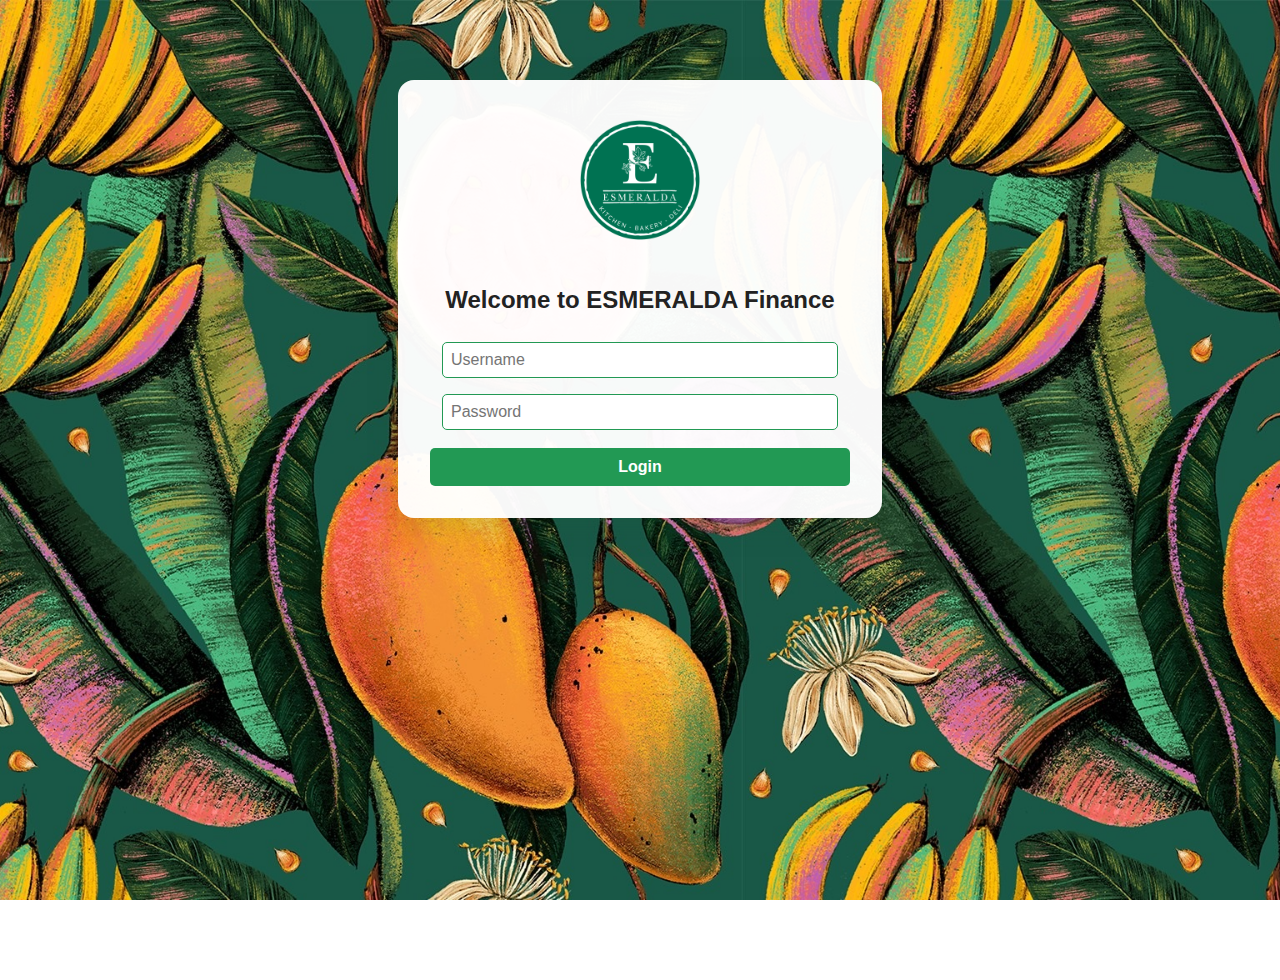
<file: index.html>
<!DOCTYPE html>
<html lang="en">
<head>
     <meta charset="UTF-8">
    <meta name="viewport" content="width=device-width, initial-scale=1.0">
    <title>ESMERALDA FINANCE Login</title>
    <link rel="stylesheet" href="styles/main.css">
    <style>
    body {
        min-height: 100vh;
        margin: 0;
        font-family: 'Segoe UI', Arial, sans-serif;
        background: url('images/login-bg.jpg') no-repeat center center fixed;
        background-size: cover;
        color: #222;
    }
    .login-container {
        background: rgba(255,255,255,0.97);
        max-width: 420px;
        margin: 80px auto 0 auto;
        border-radius: 16px;
        box-shadow: 0 8px 32px rgba(20,90,50,0.18);
        padding: 2.5rem 2rem 2rem 2rem;
        text-align: center;
        position: relative;
        overflow: hidden;
    }
    </style>
</head>
<body>
    <div id="login" class="login-container">
        <img src="images/logo.png" alt="Esmeralda Logo" style="width:120px;height:120px;margin-bottom:22px;">
        <h2>Welcome to ESMERALDA Finance</h2>
        <form id="loginForm">
            <input type="text" id="username" placeholder="Username" required style="width:90%;padding:8px;margin:8px 0;"><br>
            <input type="password" id="password" placeholder="Password" required style="width:90%;padding:8px;margin:8px 0;"><br>
            <button type="submit" style="width:100%;padding:10px;background:#229954;color:#fff;border:none;border-radius:5px;">Login</button>
        </form>
        <p id="loginError" style="color:#ffdddd;display:none;">Invalid username or password.</p>
    </div>
    <script>
        const USERS = [
            { username: "admin", password: "admin123" },
            { username: "manager", password: "manager123" }
        ];
        document.getElementById('loginForm').onsubmit = function(e) {
    e.preventDefault();
    const u = document.getElementById('username').value;
    const p = document.getElementById('password').value;
    const found = USERS.find(user => user.username === u && user.password === p);
    if (found) {
        window.location.href = "access.html"; // <-- Go to access.html after login
    } else {
        document.getElementById('loginError').style.display = 'block';
    }
};

    function logout() {
        document.getElementById('dashboard').style.display = 'none';
        document.getElementById('login').style.display = 'block';
        document.getElementById('loginForm').reset();
        document.getElementById('loginError').style.display = 'none';
        document.getElementById('branchSummary').innerHTML = '';
    }

    function showBranchIcons() {
        const iconsDiv = document.getElementById('branchIcons');
        iconsDiv.innerHTML = '';
        data.branches.forEach((branch, idx) => {
            const icon = document.createElement('div');
            icon.className = 'branch-icon';
            icon.title = branch.name;
            icon.innerHTML = `<span>${getInitials(branch.name)}</span><div style="font-size:0.9rem;margin-top:8px;">${branch.name}</div>`;
            icon.onclick = () => showBranchSummary(idx);
            iconsDiv.appendChild(icon);
        });
        document.getElementById('branchSummary').innerHTML = '<div style="text-align:center;color:#229954;font-size:1.2rem;">Click a branch icon to view its report.</div>';
    }

    function getInitials(name) {
        return name.split(' ').map(w => w[0]).join('').toUpperCase();
    }

    function showBranchSummary(idx) {
        const branch = data.branches[idx];
        const totalSales = branch.sales.reduce((sum, item) => sum + Number(item.amount), 0);
        const totalExpenses = branch.expenses.reduce((sum, item) => sum + Number(item.amount), 0);
        const netProfit = totalSales - totalExpenses;
        document.getElementById('branchSummary').innerHTML = `
            <div class="branch-report">
                <h2>${branch.name}</h2>
                <table class="report-table">
                    <tr><th colspan="2">Sales</th></tr>
                    ${branch.sales.map(item => `<tr><td>${item.description}</td><td>₱${item.amount.toLocaleString()}</td></tr>`).join('')}
                    <tr><th>Total Sales</th><th>₱${totalSales.toLocaleString()}</th></tr>
                </table>
                <table class="report-table">
                    <tr><th colspan="2">Expenses</th></tr>
                    ${branch.expenses.map(item => `<tr><td>${item.description}</td><td>₱${item.amount.toLocaleString()}</td></tr>`).join('')}
                    <tr><th>Total Expenses</th><th>₱${totalExpenses.toLocaleString()}</th></tr>
                </table>
                <h3 style="color:#229954;">Net Profit: ₱${netProfit.toLocaleString()}</h3>
            </div>
        `;
    }
</script>
<style>
.branch-icon {
    width: 90px;
    height: 90px;
    background: linear-gradient(135deg, #229954 60%, #145a32 100%);
    border-radius: 50%;
    display: flex;
    flex-direction: column;
    align-items: center;
    justify-content: center;
    color: #fff;
    font-size: 2rem;
    font-weight: bold;
    cursor: pointer;
    box-shadow: 0 2px 12px rgba(34,153,84,0.18);
    transition: transform 0.15s;
    margin-bottom: 8px;
}
.branch-icon:hover {
    transform: scale(1.08);
    box-shadow: 0 4px 24px rgba(34,153,84,0.25);
}
</style>
</file>
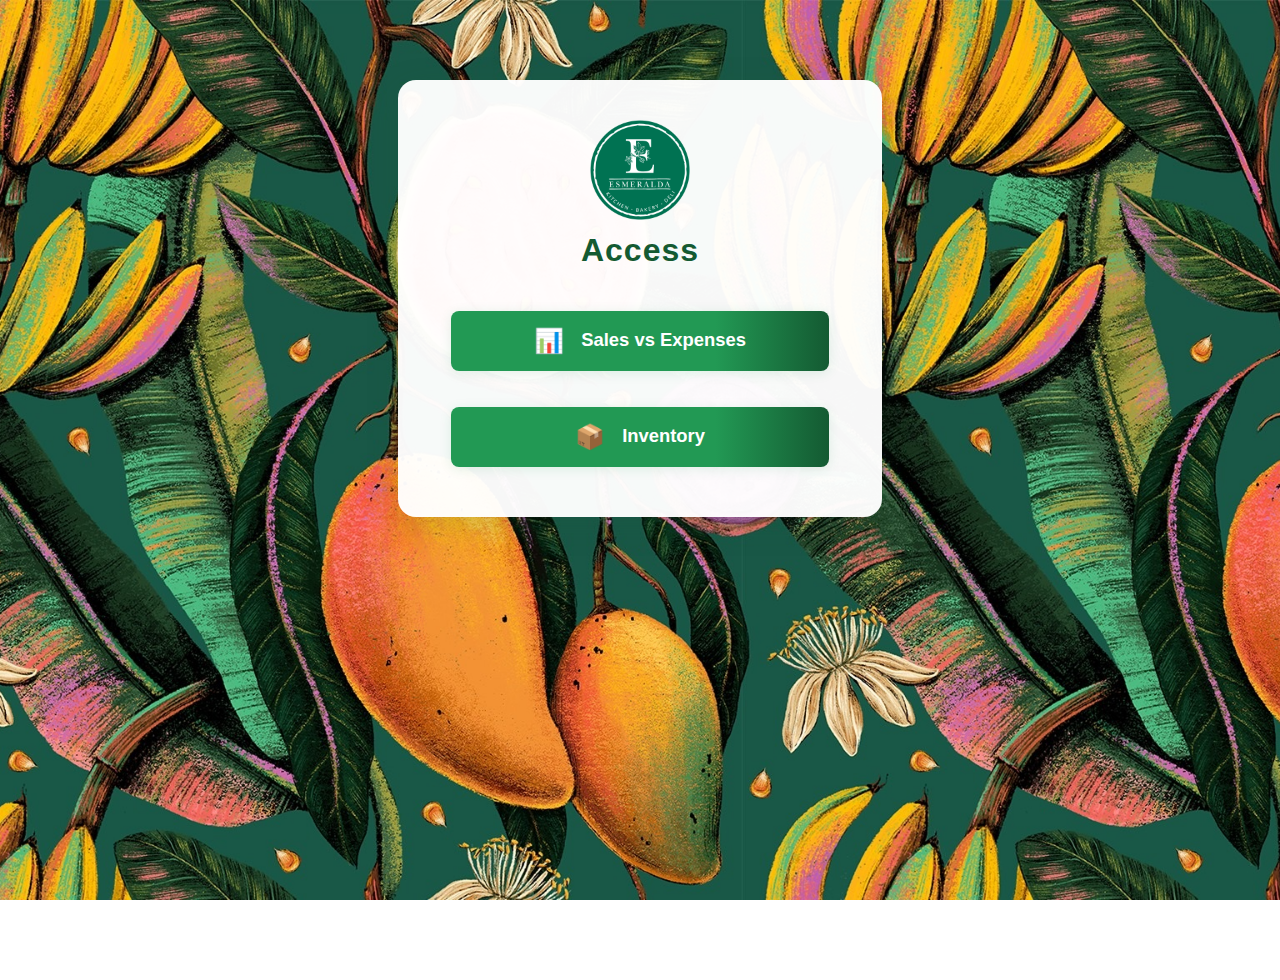
<file: access.html>
<!DOCTYPE html>
<html lang="en">
<head>
    <meta charset="UTF-8">
    <meta name="viewport" content="width=device-width, initial-scale=1.0">
    <title>ESMERALDA FINANCE Home</title>
    <link rel="stylesheet" href="styles/main.css">
    <style>
        body {
            min-height: 100vh;
            margin: 0;
            font-family: 'Segoe UI', Arial, sans-serif;
            background: url('images/login-bg.jpg') no-repeat center center fixed;
            background-size: cover;
            color: #222;
        }
        .access-container {
            background: rgba(255,255,255,0.97);
            max-width: 420px;
            margin: 80px auto 0 auto;
            border-radius: 18px;
            box-shadow: 0 8px 32px rgba(20,90,50,0.18);
            padding: 2.5rem 2rem 2rem 2rem;
            text-align: center;
            position: relative;
        }
        .access-title {
            color: #145a32;
            margin-bottom: 2rem;
            font-size: 2rem;
            font-weight: bold;
            letter-spacing: 1px;
        }
        .access-btn {
            width: 90%;
            padding: 16px;
            margin: 18px 0;
            background: linear-gradient(90deg, #229954 70%, #145a32 100%);
            color: #fff;
            border: none;
            border-radius: 8px;
            font-size: 1.15rem;
            font-weight: bold;
            box-shadow: 0 2px 12px rgba(34,153,84,0.13);
            cursor: pointer;
            transition: background 0.18s, transform 0.12s;
        }
        .access-btn:hover, .access-btn.selected {
            background: linear-gradient(90deg, #145a32 60%, #229954 100%);
            transform: scale(1.08);
        }
        .access-icon {
            font-size: 1.5rem;
            vertical-align: middle;
            margin-right: 12px;
        }
    </style>
</head>
<body>
    <div class="access-container">
        <div style="display:flex;flex-direction:column;align-items:center;justify-content:center;margin-bottom:1.5rem;">
            <img src="images/logo.png" alt="Esmeralda Logo" style="width:100px;height:100px;margin-bottom:12px;">
            <div class="access-title" style="margin-bottom:0;">Access</div>
        </div>
        <button class="access-btn" id="salesBtn">
            <span class="access-icon">📊</span> Sales vs Expenses
        </button>
        <button class="access-btn" id="inventoryBtn">
            <span class="access-icon">📦</span> Inventory
        </button>
    </div>
    <script>
        // Highlight selected button visually
        function selectBtn(btn) {
            document.querySelectorAll('.access-btn').forEach(b => b.classList.remove('selected'));
            btn.classList.add('selected');
        }
        document.getElementById('salesBtn').onclick = function() {
            selectBtn(this);
            setTimeout(() => { window.location.href = 'dashboard.html'; }, 120);
        };
        document.getElementById('inventoryBtn').onclick = function() {
            selectBtn(this);
            setTimeout(() => { window.location.href = 'inventory.html'; }, 120);
        };
    </script>
</body>
</html>
</file>
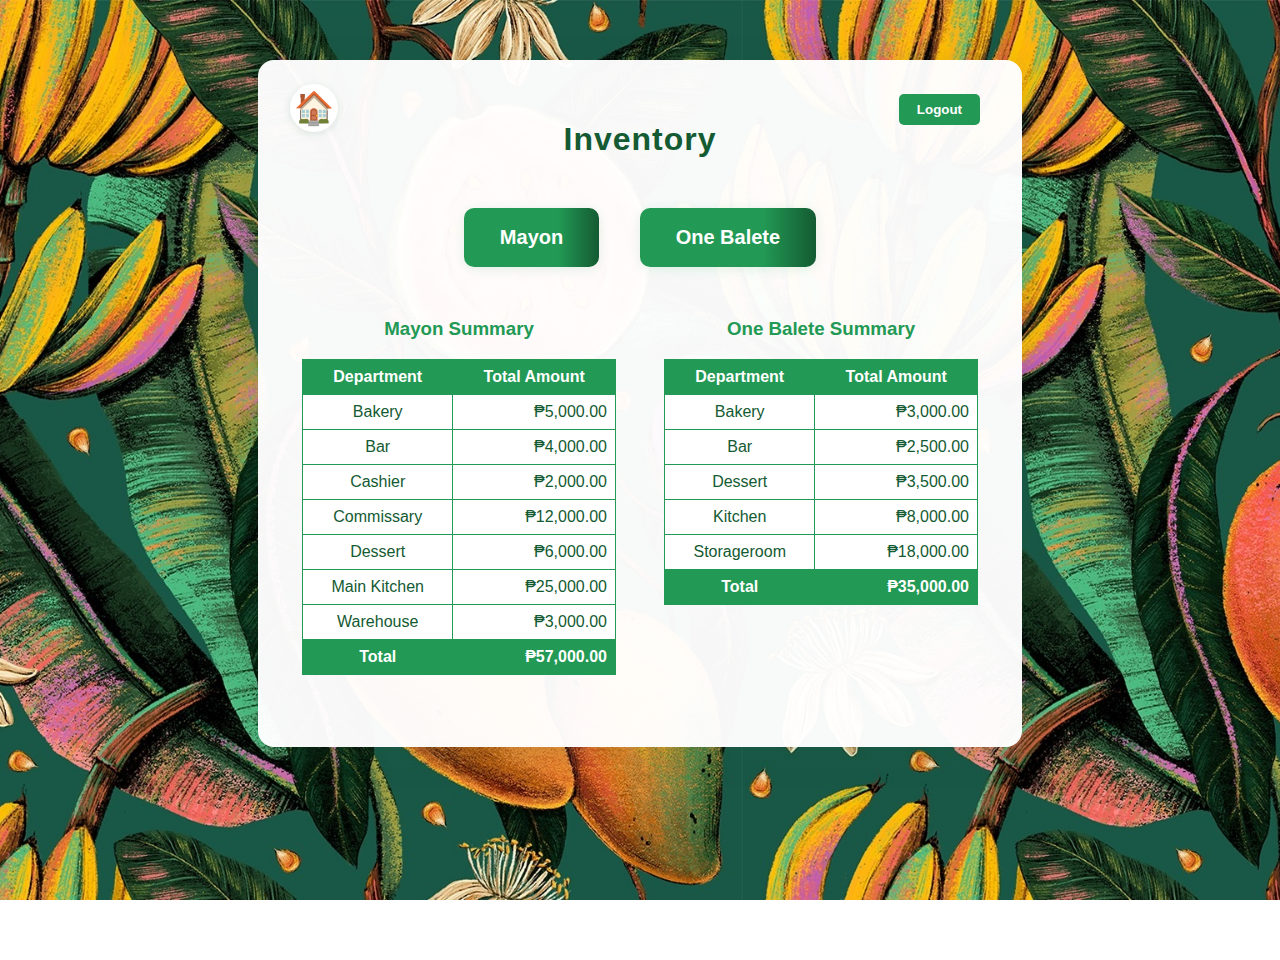
<file: inventory.html>
<!DOCTYPE html>
<html lang="en">
<head>
    <meta charset="UTF-8">
    <meta name="viewport" content="width=device-width, initial-scale=1.0">
    <title>Inventory - ESMERALDA Dashboard</title>
    <link rel="stylesheet" href="styles/main.css">
    <style>
        body {
            min-height: 100vh;
            margin: 0;
            font-family: 'Segoe UI', Arial, sans-serif;
            background: url('images/login-bg.jpg') no-repeat center center fixed;
            background-size: cover;
            color: #222;
        }
        .dashboard-container {
            background: rgba(255,255,255,0.97);
            max-width: 700px;
            margin: 60px auto 0 auto;
            border-radius: 16px;
            box-shadow: 0 8px 32px rgba(20,90,50,0.18);
            padding: 2.5rem 2rem 2rem 2rem;
            text-align: center;
            position: relative;
        }
        .branch-btn {
            padding: 18px 36px;
            margin: 18px 18px 32px 18px;
            background: linear-gradient(90deg, #229954 70%, #145a32 100%);
            color: #fff;
            border: none;
            border-radius: 10px;
            font-size: 1.25rem;
            font-weight: bold;
            box-shadow: 0 2px 12px rgba(34,153,84,0.13);
            cursor: pointer;
            transition: background 0.18s, transform 0.12s;
        }
        .branch-btn.selected, .branch-btn:active {
            background: linear-gradient(90deg, #145a32 60%, #229954 100%);
            transform: scale(1.10);
            outline: 2.5px solid #229954;
        }
        .branch-btn:hover {
            background: linear-gradient(90deg, #145a32 60%, #229954 100%);
            transform: scale(1.06);
        }
        .site-title {
            color: #145a32;
            margin-bottom: 2rem;
            font-size: 2rem;
            letter-spacing: 1px;
        }
        .logout-btn {
            position: absolute;
            top: 24px;
            right: 32px;
            background: #229954;
            color: #fff;
            border: none;
            border-radius: 5px;
            padding: 8px 18px;
            cursor: pointer;
            font-weight: bold;
        }
        .home-btn {
            position: absolute;
            top: 24px;
            left: 32px;
            background: #fff;
            border: none;
            border-radius: 50%;
            width: 48px;
            height: 48px;
            box-shadow: 0 2px 8px rgba(20,90,50,0.12);
            display: flex;
            align-items: center;
            justify-content: center;
            cursor: pointer;
        }
        .home-btn span {
            font-size: 2rem;
            color: #229954;
        }
        .inventory-table {
            width: 100%;
            margin: 0 auto 1rem auto;
            border-collapse: collapse;
            background: #fff;
        }
        .inventory-table th, .inventory-table td {
            border: 1px solid #229954;
            padding: 8px;
            color: #145a32;
        }
        .inventory-table th {
            background: #229954;
            color: #fff;
        }
        .no-data {
            color: #b94a48;
            margin-top: 2rem;
        }
    </style>
</head>
<body>
    <div class="dashboard-container">
        <button class="home-btn" onclick="window.location.href='access.html'" title="Home">
            <span>🏠</span>
        </button>
        <button class="logout-btn" onclick="window.location.href='index.html'">Logout</button>
        <h1 class="site-title">Inventory</h1>
        <div>
            <button class="branch-btn" id="mayonBtn">Mayon</button>
            <button class="branch-btn" id="oneBaleteBtn">One Balete</button>
        </div>
        <div id="summaryDiv"></div>
        <div id="branchOptions" style="display:none;">
            <div style="margin-bottom:1rem;">
                <label for="fromDate">From:</label>
                <input type="date" id="fromDate">
                <label for="toDate">To:</label>
                <input type="date" id="toDate">
                <button id="filterBtn" style="padding:4px 12px;background:#229954;color:#fff;border:none;border-radius:5px;">Show</button>
            </div>
            <div id="deptBtns" style="margin-bottom:1rem;"></div>
            <div id="detailsDiv"></div>
        </div>
        <div id="inventoryTableDiv"></div>
    </div>
    <script>
        // Inventory data with departments
        const inventoryData = {
            Mayon: [
                { department: "Bakery", item: "Bread Flour", qty: 50, unit: "kg", lastUpdated: "2025-08-01" },
                { department: "Bar", item: "Soda Water", qty: 40, unit: "L", lastUpdated: "2025-08-01" },
                { department: "Cashier", item: "Receipt Paper", qty: 20, unit: "rolls", lastUpdated: "2025-08-01" },
                { department: "Commissary", item: "Chicken Breast", qty: 120, unit: "kg", lastUpdated: "2025-08-01" },
                { department: "Dessert", item: "Sugar", qty: 60, unit: "kg", lastUpdated: "2025-08-01" },
                { department: "Main Kitchen", item: "Rice", qty: 250, unit: "kg", lastUpdated: "2025-08-01" },
                { department: "Warehouse", item: "Soy Sauce", qty: 30, unit: "L", lastUpdated: "2025-08-01" }
            ],
            "One Balete": [
                { department: "Bakery", item: "Bread Flour", qty: 30, unit: "kg", lastUpdated: "2025-08-01" },
                { department: "Bar", item: "Soda Water", qty: 25, unit: "L", lastUpdated: "2025-08-01" },
                { department: "Dessert", item: "Sugar", qty: 35, unit: "kg", lastUpdated: "2025-08-01" },
                { department: "Kitchen", item: "Chicken Breast", qty: 80, unit: "kg", lastUpdated: "2025-08-01" },
                { department: "Storageroom", item: "Rice", qty: 180, unit: "kg", lastUpdated: "2025-08-01" }
            ]
        };

        const mayonDepartments = [
            "Bakery", "Bar", "Cashier", "Commissary", "Dessert", "Main Kitchen", "Warehouse"
        ];

        const oneBaleteDepartments = [
            "Bakery", "Bar", "Dessert", "Kitchen", "Storageroom"
        ];

        // --- Summary rendering ---
        function renderBranchSummary(branch, departments) {
    const data = inventoryData[branch];
    // Group by department and sum amount (qty * unit price)
    // For demo, let's assume each item has a price property (add if missing)
    const summary = {};
    let total = 0;
    data.forEach(row => {
        // Add a price property if not present (for demo, use 100 as default)
        const price = row.price !== undefined ? row.price : 100;
        const amount = (Number(row.qty) || 0) * price;
        if (!summary[row.department]) summary[row.department] = 0;
        summary[row.department] += amount;
        total += amount;
    });
    return `
        <div style="flex:1;min-width:260px;margin:0 12px 24px 12px;">
            <h3 style="color:#229954;">${branch} Summary</h3>
            <table class="inventory-table">
                <tr>
                    <th>Department</th>
                    <th>Total Amount</th>
                </tr>
                ${departments.map(dept => `
                    <tr>
                        <td>${dept}</td>
                        <td style="text-align:right;">₱${(summary[dept] || 0).toLocaleString(undefined, {minimumFractionDigits:2})}</td>
                    </tr>
                `).join('')}
                <tr>
                    <th>Total</th>
                    <th style="text-align:right;">₱${total.toLocaleString(undefined, {minimumFractionDigits:2})}</th>
                </tr>
            </table>
        </div>
    `;
}

// --- Render details table ---
function renderDetails(branch, departments, selectedDept, from, to) {
    let filtered = inventoryData[branch];
    if (from) filtered = filtered.filter(row => row.lastUpdated >= from);
    if (to) filtered = filtered.filter(row => row.lastUpdated <= to);
    if (selectedDept) filtered = filtered.filter(row => row.department === selectedDept);

    // Group by department and sum amount (qty * unit price)
    const summary = {};
    filtered.forEach(row => {
        const price = row.price !== undefined ? row.price : 100;
        const amount = (Number(row.qty) || 0) * price;
        if (!summary[row.department]) summary[row.department] = 0;
        summary[row.department] += amount;
    });

    document.getElementById('detailsDiv').innerHTML = `
        <h4 style="color:#229954;">${selectedDept ? selectedDept + ' ' : ''}Summary</h4>
        <table class="inventory-table">
            <tr>
                <th>Department</th>
                <th>Total Amount</th>
            </tr>
            ${
                Object.keys(summary).length
                ? Object.entries(summary).map(([dept, amount]) => `
                    <tr>
                        <td>${dept}</td>
                        <td style="text-align:right;">₱${amount.toLocaleString(undefined, {minimumFractionDigits:2})}</td>
                    </tr>
                `).join('')
                : `<tr><td colspan="2" style="text-align:center;">No data</td></tr>`
            }
        </table>
    `;
}
        function showBranchSummaries() {
            document.getElementById('summaryDiv').innerHTML = `
                <div style="display:flex;flex-wrap:wrap;justify-content:center;gap:24px;">
                    ${renderBranchSummary('Mayon', mayonDepartments)}
                    ${renderBranchSummary('One Balete', oneBaleteDepartments)}
                </div>
            `;
            document.getElementById('branchOptions').style.display = 'none';
            document.getElementById('inventoryTableDiv').style.display = 'none';
        }

        // --- Branch button logic ---
        document.getElementById('mayonBtn').onclick = function() {
            selectBranchBtn('mayonBtn');
            showBranchOptions('Mayon', mayonDepartments);
        };
        document.getElementById('oneBaleteBtn').onclick = function() {
            selectBranchBtn('oneBaleteBtn');
            showBranchOptions('One Balete', oneBaleteDepartments);
        };

        function selectBranchBtn(btnId) {
            document.getElementById('mayonBtn').classList.remove('selected');
            document.getElementById('oneBaleteBtn').classList.remove('selected');
            document.getElementById(btnId).classList.add('selected');
        }

        // --- Show branch options (date, dept, details) ---
        function showBranchOptions(branch, departments) {
    // Show branch title above summary
    document.getElementById('summaryDiv').innerHTML = `
        <h2 style="color:#229954;margin-bottom:1rem;">${branch} Inventory</h2>
    `;
    document.getElementById('branchOptions').style.display = '';
    document.getElementById('inventoryTableDiv').style.display = 'none';
    // Set default date range
    const dates = inventoryData[branch].map(row => row.lastUpdated);
    document.getElementById('fromDate').value = dates.length ? dates.reduce((a, b) => a < b ? a : b) : '';
    document.getElementById('toDate').value = dates.length ? dates.reduce((a, b) => a > b ? a : b) : '';
    renderDeptButtons(departments, "");
    renderDetails(branch, departments, "", document.getElementById('fromDate').value, document.getElementById('toDate').value);

    // Filter button
    document.getElementById('filterBtn').onclick = function() {
        renderDetails(branch, departments, "", document.getElementById('fromDate').value, document.getElementById('toDate').value);
    };
    // Department buttons
    document.querySelectorAll('#deptBtns .branch-btn').forEach(btn => {
        btn.onclick = function() {
            const dept = this.getAttribute('data-dept');
            renderDeptButtons(departments, dept);
            renderDetails(branch, departments, dept, document.getElementById('fromDate').value, document.getElementById('toDate').value);
        };
    });
}

        // --- Render department buttons ---
        function renderDeptButtons(departments, selected) {
            document.getElementById('deptBtns').innerHTML = departments.map(dept => `
                <button class="branch-btn${selected === dept ? ' selected' : ''}" data-dept="${dept}" style="padding:10px 22px;margin:6px 8px 12px 0;font-size:1rem;">
                    ${dept}
                </button>
            `).join('');
        }

        // --- Render details table ---
        function renderDetails(branch, departments, selectedDept, from, to) {
    let filtered = inventoryData[branch];
    if (from) filtered = filtered.filter(row => row.lastUpdated >= from);
    if (to) filtered = filtered.filter(row => row.lastUpdated <= to);
    if (selectedDept) filtered = filtered.filter(row => row.department === selectedDept);

    // Group by department and sum amount (qty * unit price)
    const summary = {};
    filtered.forEach(row => {
        const price = row.price !== undefined ? row.price : 100;
        const amount = (Number(row.qty) || 0) * price;
        if (!summary[row.department]) summary[row.department] = 0;
        summary[row.department] += amount;
    });

    // Sort departments alphabetically
    const sortedDepartments = Object.keys(summary).sort();

    // Calculate total
    const total = sortedDepartments.reduce((sum, dept) => sum + summary[dept], 0);

    document.getElementById('detailsDiv').innerHTML = `
    <h4 style="color:#229954;">${selectedDept ? selectedDept + ' ' : ''}Summary</h4>
    <table class="inventory-table">
        <tr>
            <th style="text-align:left;">Department</th>
            <th>Total Amount</th>
        </tr>
        ${
            sortedDepartments.length
            ? sortedDepartments.map(dept => `
                <tr>
                    <td style="text-align:left;">${dept}</td>
                    <td style="text-align:right;">₱${summary[dept].toLocaleString(undefined, {minimumFractionDigits:2, maximumFractionDigits:2})}</td>
                </tr>
            `).join('')
            : `<tr><td colspan="2" style="text-align:center;">No data</td></tr>`
        }
        <tr>
            <th style="text-align:left;">Total</th>
            <th style="text-align:right;">₱${total.toLocaleString(undefined, {minimumFractionDigits:2, maximumFractionDigits:2})}</th>
        </tr>
    </table>
    `;
}

        // --- On load: show only branch buttons and summary ---
        showBranchSummaries();
    </script>
</body>
</html>
</file>
<file: styles/main.css>
body {
   min-height: 100vh;
    margin: 0;
    font-family: 'Segoe UI', Arial, sans-serif;
    background: url('images/login-bg.jpg') no-repeat center center fixed;
background-size: cover;
    color: #222;
}

.login-container, .dashboard {
    background:  #f8f8f8;
    max-width: 420px;
    margin: 80px auto 0 auto;
    border-radius: 16px;
    box-shadow: 0 8px 32px rgba(20,90,50,0.18);
    padding: 2.5rem 2rem 2rem 2rem;
    text-align: center;
}

.site-title {
    color: #145a32;
    margin-bottom: 1.5rem;
    font-size: 2.2rem;
    letter-spacing: 1px;
}
.branch-icon {
    width: 160px;
    height: 60px;
    background: linear-gradient(135deg, #229954 60%, #145a32 100%);
    border-radius: 12px;
    color: #fff;
    font-size: 1.1rem;
    font-weight: bold;
    cursor: pointer;
    box-shadow: 0 2px 12px rgba(34,153,84,0.18);
    margin: 8px;
    border: none;
    outline: none;
    transition: transform 0.15s;
    display: inline-flex;
    align-items: center;
    justify-content: center;
}
.branch-icon:hover {
    transform: scale(1.08);
    box-shadow: 0 4px 24px rgba(34,153,84,0.25);
}
.branch-report {
    background: #f8f8f8;
    border-radius: 10px;
    margin-bottom: 2rem;
    padding: 1.5rem 1rem;
    box-shadow: 0 2px 12px rgba(34,153,84,0.07);
}

.report-table {
    width: 100%;
    margin: 0 auto 1rem auto;
    border-collapse: collapse;
    background: #fff;
}

.report-table th, .report-table td {
    border: 1px solid #229954;
    padding: 8px;
    color: #145a32;
}

.report-table th {
    background: #229954;
    color: #fff;
}

.logout-btn {
    float: right;
    margin: 10px;
    background: #229954;
    color: #fff;
    border: none;
    border-radius: 5px;
    padding: 8px 18px;
    cursor: pointer;
    font-weight: bold;
}

input[type="text"], input[type="password"] {
    border: 1px solid #229954;
    border-radius: 5px;
    padding: 8px;
    margin: 8px 0;
    width: 90%;
    font-size: 1rem;
}

button[type="submit"] {
    width: 100%;
    padding: 10px;
    background: #229954;
    color: #fff;
    border: none;
    border-radius: 5px;
    font-size: 1rem;
    font-weight: bold;
    cursor: pointer;
    margin-top: 10px;
}

select {
    border: 1px solid #229954;
    border-radius: 5px;
    padding: 6px 10px;
    font-size: 1rem;
    margin-left: 8px;
}
/* Add this at the end of your file or after .report-table styles */

/* Container for scrollable tables */
.report-table-scroll {
    max-height: 500px;
    overflow: auto;
    border: 1px solid #ccc;
}

/* Sticky table headers */
.report-table th {
    position: sticky;
    top: 0;
    z-index: 2;
    background: #229954;
    color: #fff;
}

/* Always show scrollbars (for modern browsers) */
.report-table-scroll {
    scrollbar-width: auto; /* Firefox */
    scrollbar-color: #229954 #f8f8f8; /* Firefox */
}
.report-table-scroll::-webkit-scrollbar {
    height: 12px;
    width: 12px;
}
.report-table-scroll::-webkit-scrollbar-thumb {
    background: #229954;
    border-radius: 6px;
}
.report-table-scroll::-webkit-scrollbar-track {
    background: #f8f8f8;
}
/* Make all table headers sticky at the top */
.report-table th {
    position: sticky;
    top: 0;
    z-index: 10;
    background: #229954;
    color: #fff;
}

/* Sticky header and column for Barcode */
.report-table th.sticky-barcode,
.report-table td.sticky-barcode {
    position: sticky;
    left: 0;
    width: 74px;
    background: #229954;
    color: #fff;
    z-index: 20;
}
.report-table th.sticky-barcode {
    top: 0;
}

/* Sticky header and column for Menu */
.report-table th.sticky-menu,
.report-table td.sticky-menu {
    position: sticky;
    left: 74px; /* Barcode width */
    width: 106px;
    background: #229954;
    color: #fff;
    z-index: 20;
}
.report-table th.sticky-menu {
    top: 0;
}

/* Sticky header and column for Product Name */
.report-table th.sticky-product,
.report-table td.sticky-product {
    position: sticky;
    left: 180px; /* Barcode + Menu width */
    width: 160px;
    background: #229954;
    color: #fff;
    z-index: 20;
}
.report-table th.sticky-product {
    top: 0;
}

/* Sticky body cells for Barcode, Menu, Product Name */
.report-table td.sticky-barcode,
.report-table td.sticky-menu,
.report-table td.sticky-product {
    background: #fff;
    color: #145a32;
    z-index: 10;
}
</file>
